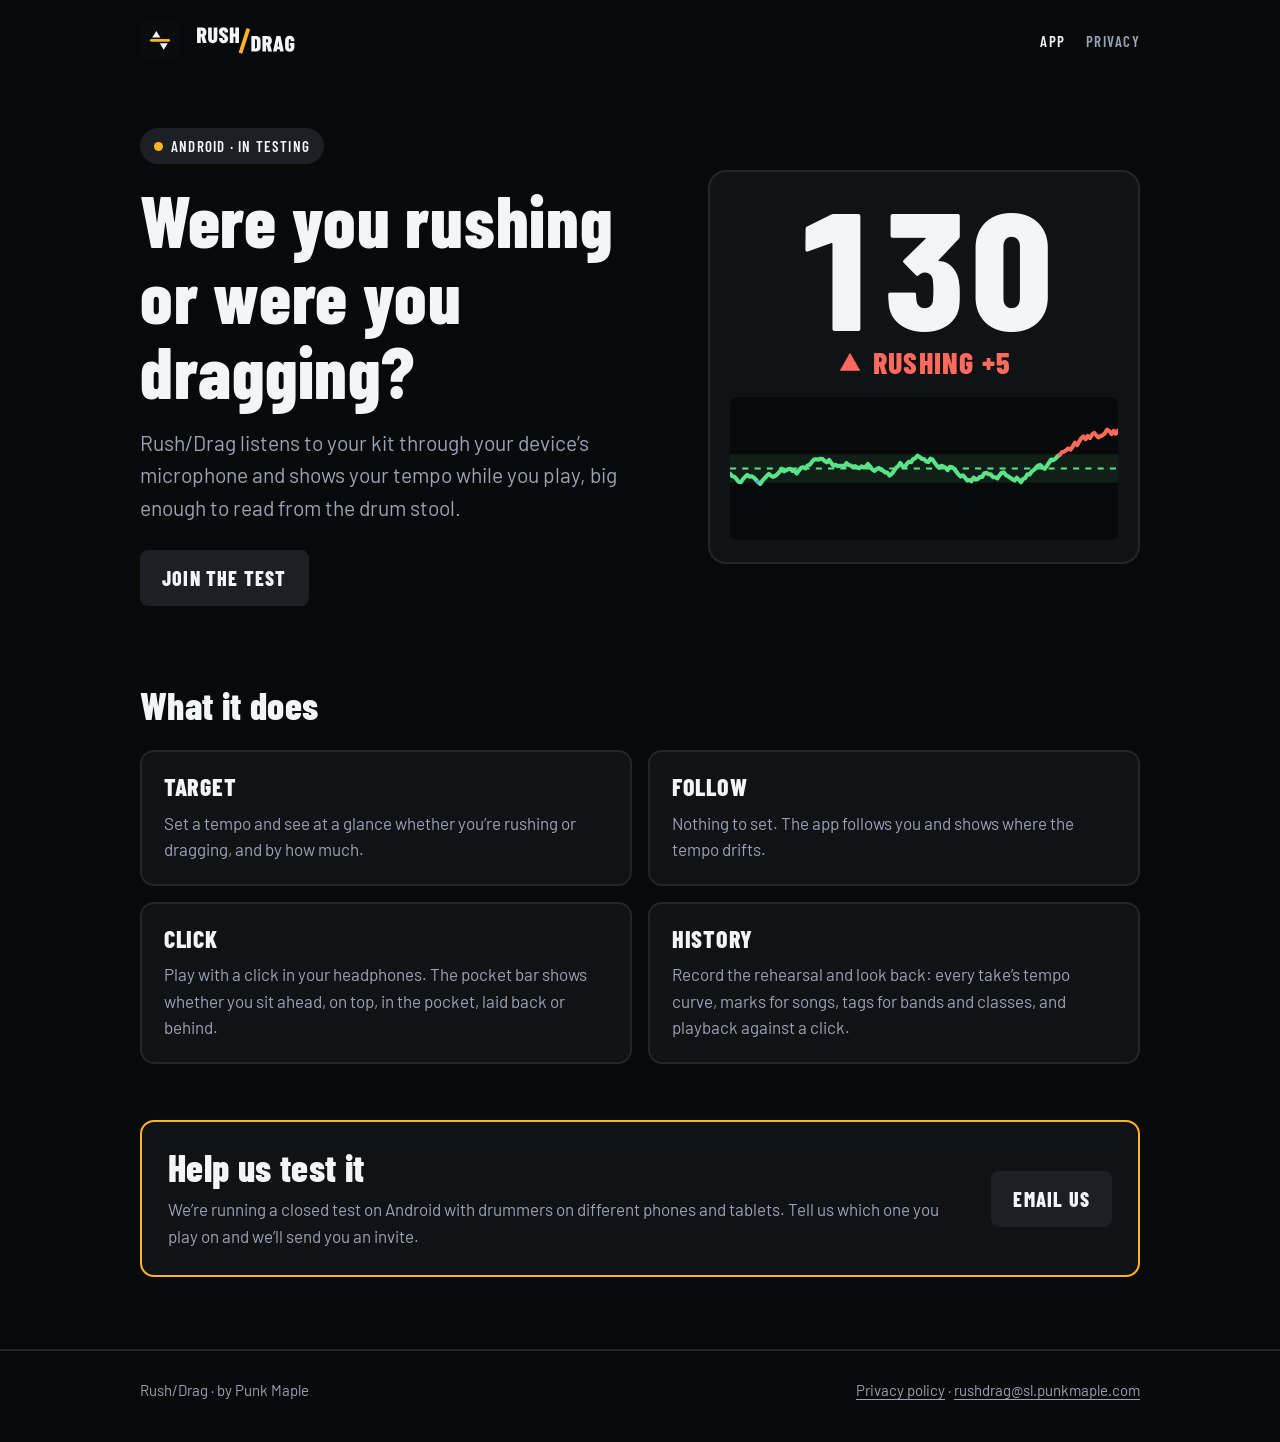
<file: index.html>
<!doctype html>
<html lang="en">
<head>
<meta charset="utf-8">
<meta name="viewport" content="width=device-width, initial-scale=1">
<title>Rush/Drag · a live tempo tracker for drummers</title>
<meta name="description" content="Rush/Drag listens to your kit and shows, while you play, whether you are rushing or dragging. Android, in testing.">
<meta name="theme-color" content="#08090a">
<link rel="icon" href="icon-dark.svg" type="image/svg+xml">
<link rel="preconnect" href="https://fonts.googleapis.com"><link rel="preconnect" href="https://fonts.gstatic.com" crossorigin>
<link href="https://fonts.googleapis.com/css2?family=Barlow+Condensed:wght@600;800&family=Barlow:wght@400;600&display=swap" rel="stylesheet">
<link rel="stylesheet" href="site.css">
</head>
<body>
<header><div class="wrap">
  <a class="brand" href="" aria-label="Rush/Drag home"><img class="icon" src="icon-dark.svg" alt=""><img class="wm wm-dark" src="wordmark-on-dark.svg" alt="Rush/Drag"></a>
  <nav><a href="" aria-current="page">App</a><a href="privacy/">Privacy</a></nav>
</div></header>
<main class="wrap">
  <section class="hero">
    <div>
      <span class="pill"><span class="dot"></span>Android · in testing</span>
      <h1 style="margin-top:18px">Were you rushing or were you dragging?</h1>
      <p class="lead">Rush/Drag listens to your kit through your device’s microphone and shows your tempo while you play, big enough to read from the drum stool.</p>
      <a class="button" href="mailto:rushdrag@sl.punkmaple.com?subject=I%27d%20like%20to%20test%20Rush%2FDrag">Join the test</a>
    </div>
    <div class="readout" aria-label="Example: 130 BPM, rushing by 5">
      <div class="bpm">130</div>
      <div class="state"><svg width="26" height="26" viewBox="0 0 24 24" aria-hidden="true"><path d="M12 3.5 21.5 20h-19z" fill="currentColor"/></svg>RUSHING +5</div>
      <svg class="curve" viewBox="0 0 380 140" role="img" aria-label="A tempo curve that stays near 125 BPM, then rises to 130"><rect x="0" y="56.0" width="380" height="28.0" fill="var(--on)" fill-opacity=".1"/><line x1="0" x2="380" y1="70.0" y2="70.0" stroke="var(--on)" stroke-width="2" stroke-dasharray="6 6"/><path d="M0.0 75.1L2.1 77.5L4.2 78.1L6.3 80.2L8.4 82.9L10.6 83.4L12.7 80.4L14.8 78.2L16.9 76.3L19.0 78.0L21.1 77.6L23.2 78.9L25.3 80.9L27.4 83.3" stroke="var(--on)" stroke-width="4" stroke-linecap="round" stroke-linejoin="round" fill="none"/><path d="M27.4 83.3L29.6 85.0" stroke="var(--drag)" stroke-width="4" stroke-linecap="round" stroke-linejoin="round" fill="none"/><path d="M29.6 85.0L31.7 82.0L33.8 79.7L35.9 77.4L38.0 75.3L40.1 77.1L42.2 78.2L44.3 77.2L46.4 75.5L48.6 73.0L50.7 70.3L52.8 72.8L54.9 71.9L57.0 70.6L59.1 70.4L61.2 72.4L63.3 72.4L65.4 74.9L67.6 71.9L69.7 69.3L71.8 68.8L73.9 69.9L76.0 67.0L78.1 66.4L80.2 63.7L82.3 61.2L84.4 60.9L86.6 61.3L88.7 60.5L90.8 60.8L92.9 62.9L95.0 64.0L97.1 61.7L99.2 64.6L101.3 67.4L103.4 66.4L105.6 67.7L107.7 67.3L109.8 67.3L111.9 68.2L114.0 64.7L116.1 66.6L118.2 67.0L120.3 68.8L122.4 67.7L124.6 69.0L126.7 69.8L128.8 68.0L130.9 69.0L133.0 68.4L135.1 65.6L137.2 68.1L139.3 70.8L141.4 72.4L143.6 70.5L145.7 69.5L147.8 71.1L149.9 72.1L152.0 74.0L154.1 74.1L156.2 77.0L158.3 75.5L160.4 72.7L162.6 69.5L164.7 67.8L166.8 64.5L168.9 67.6L171.0 68.8L173.1 65.5L175.2 63.5L177.3 63.9L179.4 60.8L181.6 59.8L183.7 57.5L185.8 58.7L187.9 60.6L190.0 60.8L192.1 63.1L194.2 63.7L196.3 60.4L198.4 61.4L200.6 64.5L202.7 67.3L204.8 69.3L206.9 67.3L209.0 68.0L211.1 69.2L213.2 71.7L215.3 68.3L217.4 68.7L219.6 70.4L221.7 73.2L223.8 76.0L225.9 78.0L228.0 76.7L230.1 78.8L232.2 81.7L234.3 81.3L236.4 82.6L238.6 78.9L240.7 80.9L242.8 80.3L244.9 78.1L247.0 78.3L249.1 74.6L251.2 74.3L253.3 75.6L255.4 75.8L257.6 78.5L259.7 78.6L261.8 79.8L263.9 76.8L266.0 74.2L268.1 73.8L270.2 76.5L272.3 77.7L274.4 79.0L276.6 80.5L278.7 81.9L280.8 79.0L282.9 81.0L285.0 83.5L287.1 80.3L289.2 79.4L291.3 75.7L293.4 75.9L295.6 72.9L297.7 71.4L299.8 69.1L301.9 67.0L304.0 66.6L306.1 68.9L308.2 70.4L310.3 67.5L312.4 64.4L314.6 61.2L316.7 61.9L318.8 60.4L320.9 58.0L323.0 56.6" stroke="var(--on)" stroke-width="4" stroke-linecap="round" stroke-linejoin="round" fill="none"/><path d="M323.0 56.6L325.1 54.1L327.2 53.5L329.3 52.0L331.4 50.4L333.6 51.5L335.7 48.3L337.8 44.8L339.9 47.2L342.0 43.7L344.1 40.2L346.2 38.7L348.3 41.3L350.4 38.2L352.6 40.2L354.7 36.7L356.8 35.2L358.9 37.7L361.0 39.5L363.1 38.2L365.2 37.3L367.3 35.2L369.4 32.0L371.6 33.4L373.7 36.3L375.8 33.1L377.9 35.9L380.0 33.0" stroke="var(--rush)" stroke-width="4" stroke-linecap="round" stroke-linejoin="round" fill="none"/></svg>
    </div>
  </section>

  <h2>What it does</h2>
  <div class="features">
    <div class="card"><h3>Target</h3><p>Set a tempo and see at a glance whether you’re rushing or dragging, and by how much.</p></div>
    <div class="card"><h3>Follow</h3><p>Nothing to set. The app follows you and shows where the tempo drifts.</p></div>
    <div class="card"><h3>Click</h3><p>Play with a click in your headphones. The pocket bar shows whether you sit ahead, on top, in the pocket, laid back or behind.</p></div>
    <div class="card"><h3>History</h3><p>Record the rehearsal and look back: every take’s tempo curve, marks for songs, tags for bands and classes, and playback against a click.</p></div>
  </div>

  <section class="callout">
    <div>
      <h2>Help us test it</h2>
      <p>We’re running a closed test on Android with drummers on different phones and tablets. Tell us which one you play on and we’ll send you an invite.</p>
    </div>
    <a class="button" href="mailto:rushdrag@sl.punkmaple.com?subject=I%27d%20like%20to%20test%20Rush%2FDrag">Email us</a>
  </section>
</main>
<footer><div class="wrap">
  <span>Rush/Drag · by Punk Maple</span>
  <span><a href="privacy/">Privacy policy</a> · <a href="mailto:rushdrag@sl.punkmaple.com">rushdrag@sl.punkmaple.com</a></span>
</div></footer>
</body>
</html>
</file>
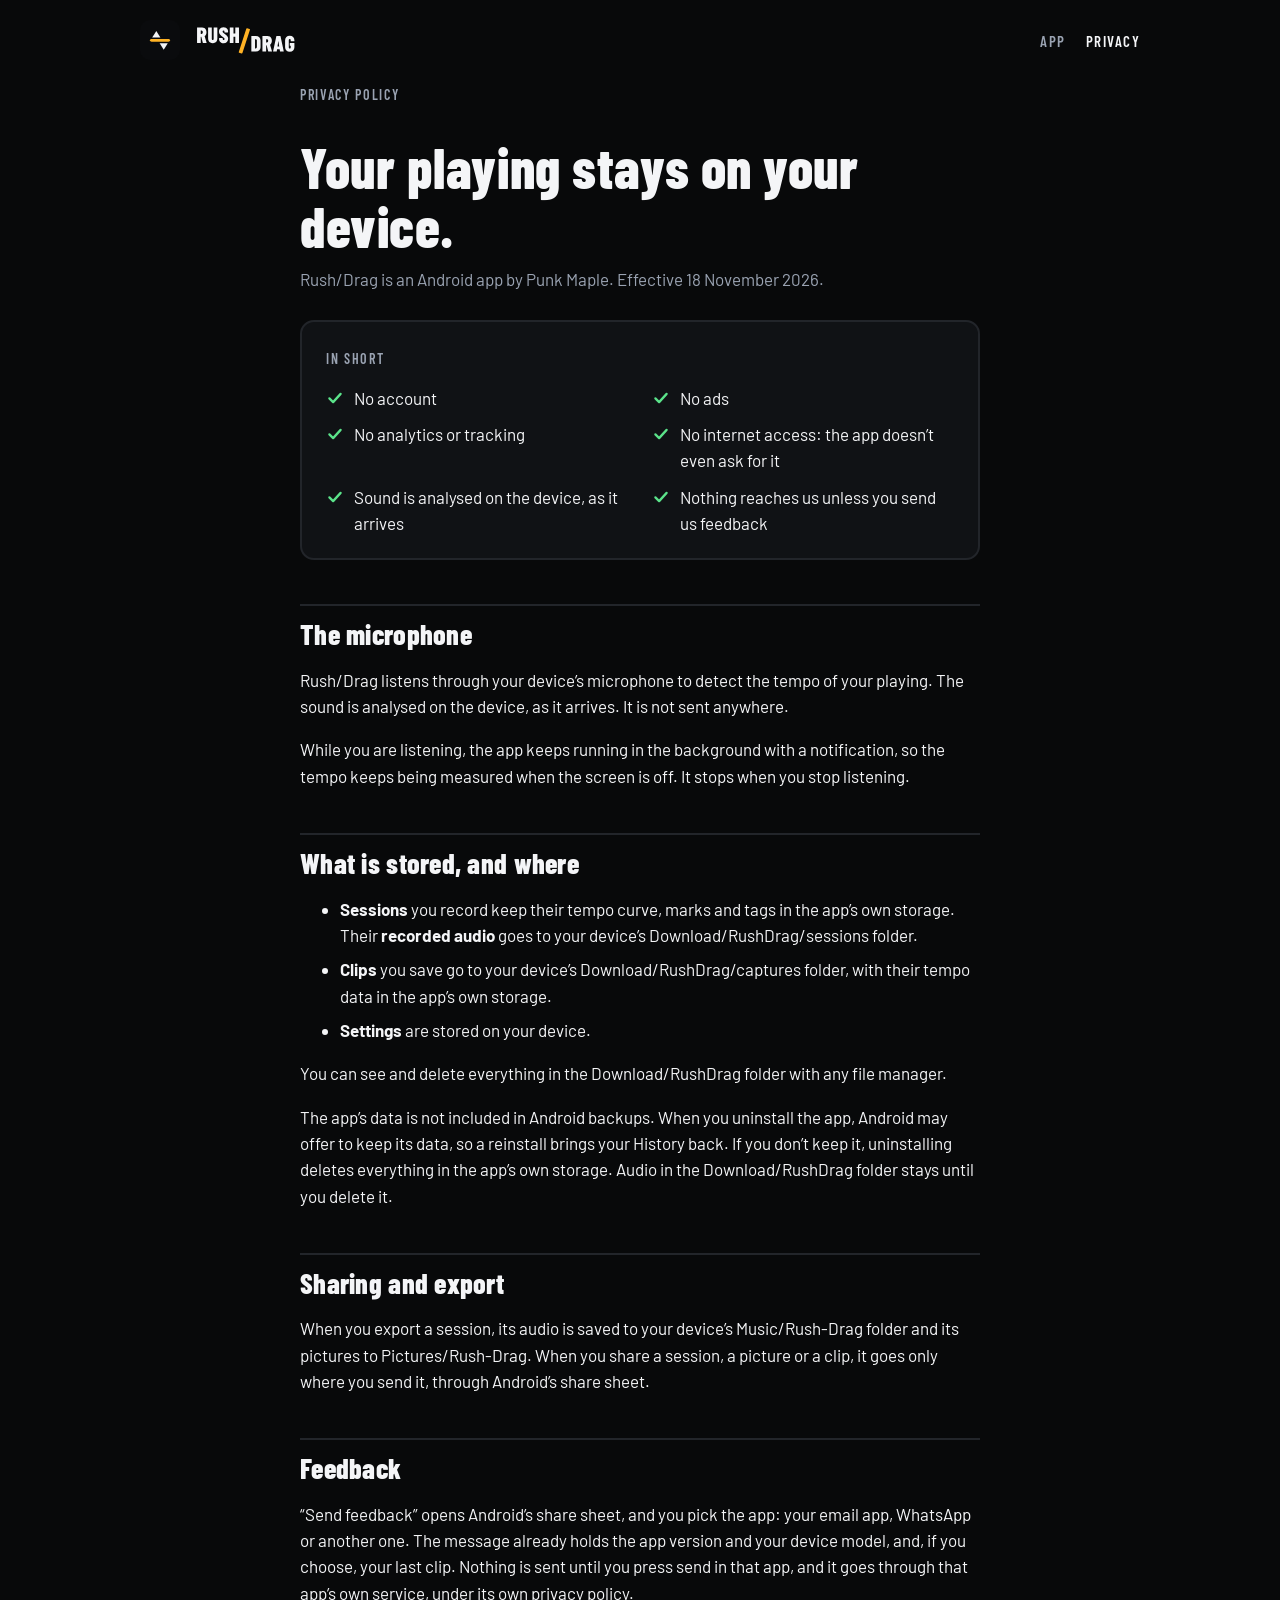
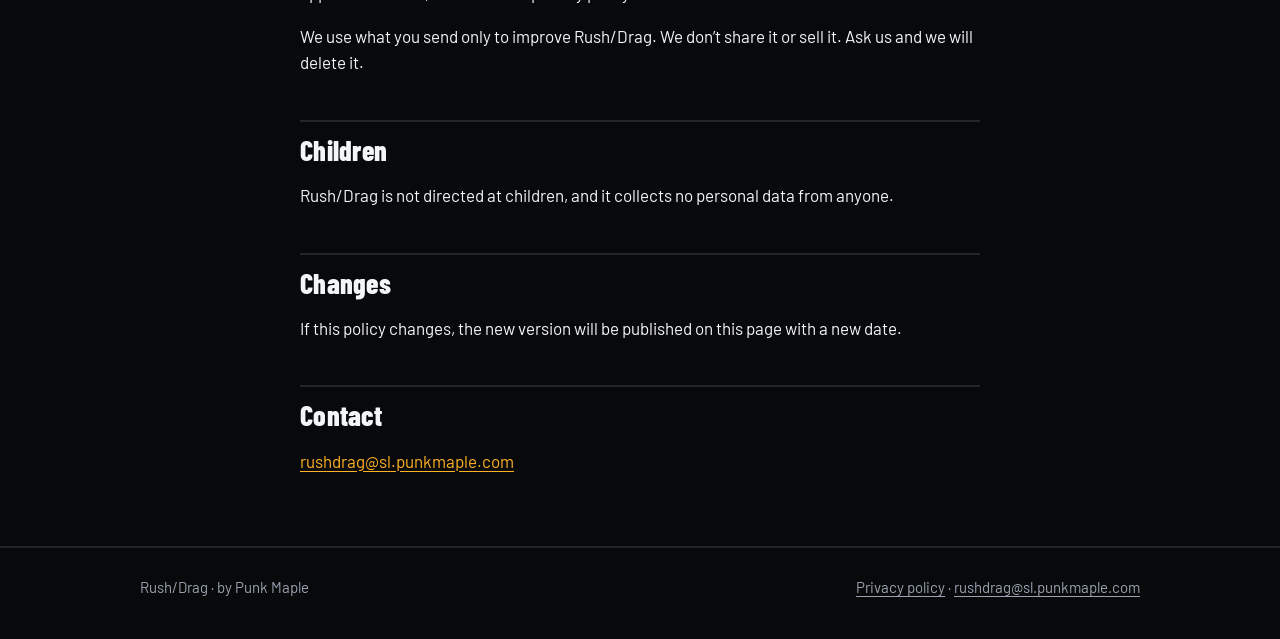
<file: privacy/index.html>
<!doctype html>
<html lang="en">
<head>
<meta charset="utf-8">
<meta name="viewport" content="width=device-width, initial-scale=1">
<title>Privacy policy · Rush/Drag</title>
<meta name="description" content="How Rush/Drag handles your data: it works entirely on your device.">
<meta name="theme-color" content="#08090a">
<link rel="icon" href="../icon-dark.svg" type="image/svg+xml">
<link rel="preconnect" href="https://fonts.googleapis.com"><link rel="preconnect" href="https://fonts.gstatic.com" crossorigin>
<link href="https://fonts.googleapis.com/css2?family=Barlow+Condensed:wght@600;800&family=Barlow:wght@400;600&display=swap" rel="stylesheet">
<link rel="stylesheet" href="../site.css">
</head>
<body>
<header><div class="wrap">
  <a class="brand" href="../" aria-label="Rush/Drag home"><img class="icon" src="../icon-dark.svg" alt=""><img class="wm wm-dark" src="../wordmark-on-dark.svg" alt="Rush/Drag"></a>
  <nav><a href="../">App</a><a href="../privacy/" aria-current="page">Privacy</a></nav>
</div></header>
<main class="wrap narrow policy">
  <span class="caps">Privacy policy</span>
  <h1>Your playing stays on your device.</h1>
  <p class="meta">Rush/Drag is an Android app by Punk Maple. Effective 18 November 2026.</p>

  <div class="summary">
    <span class="caps">In short</span>
    <ul>
      <li><svg width="18" height="18" viewBox="0 0 24 24" aria-hidden="true"><path d="M4.5 12.5l5 5 10-11" fill="none" stroke="currentColor" stroke-width="3" stroke-linecap="round" stroke-linejoin="round"/></svg><span>No account</span></li><li><svg width="18" height="18" viewBox="0 0 24 24" aria-hidden="true"><path d="M4.5 12.5l5 5 10-11" fill="none" stroke="currentColor" stroke-width="3" stroke-linecap="round" stroke-linejoin="round"/></svg><span>No ads</span></li><li><svg width="18" height="18" viewBox="0 0 24 24" aria-hidden="true"><path d="M4.5 12.5l5 5 10-11" fill="none" stroke="currentColor" stroke-width="3" stroke-linecap="round" stroke-linejoin="round"/></svg><span>No analytics or tracking</span></li><li><svg width="18" height="18" viewBox="0 0 24 24" aria-hidden="true"><path d="M4.5 12.5l5 5 10-11" fill="none" stroke="currentColor" stroke-width="3" stroke-linecap="round" stroke-linejoin="round"/></svg><span>No internet access: the app doesn’t even ask for it</span></li><li><svg width="18" height="18" viewBox="0 0 24 24" aria-hidden="true"><path d="M4.5 12.5l5 5 10-11" fill="none" stroke="currentColor" stroke-width="3" stroke-linecap="round" stroke-linejoin="round"/></svg><span>Sound is analysed on the device, as it arrives</span></li><li><svg width="18" height="18" viewBox="0 0 24 24" aria-hidden="true"><path d="M4.5 12.5l5 5 10-11" fill="none" stroke="currentColor" stroke-width="3" stroke-linecap="round" stroke-linejoin="round"/></svg><span>Nothing reaches us unless you send us feedback</span></li>
    </ul>
  </div>

  <h2>The microphone</h2>
  <p>Rush/Drag listens through your device’s microphone to detect the tempo of your playing. The sound is analysed on the device, as it arrives. It is not sent anywhere.</p>
  <p>While you are listening, the app keeps running in the background with a notification, so the tempo keeps being measured when the screen is off. It stops when you stop listening.</p>

  <h2>What is stored, and where</h2>
  <ul class="plain">
    <li><strong>Sessions</strong> you record keep their tempo curve, marks and tags in the app’s own storage. Their <strong>recorded audio</strong> goes to your device’s Download/RushDrag/sessions folder.</li>
    <li><strong>Clips</strong> you save go to your device’s Download/RushDrag/captures folder, with their tempo data in the app’s own storage.</li>
    <li><strong>Settings</strong> are stored on your device.</li>
  </ul>
  <p>You can see and delete everything in the Download/RushDrag folder with any file manager.</p>
  <p>The app’s data is not included in Android backups. When you uninstall the app, Android may offer to keep its data, so a reinstall brings your History back. If you don’t keep it, uninstalling deletes everything in the app’s own storage. Audio in the Download/RushDrag folder stays until you delete it.</p>

  <h2>Sharing and export</h2>
  <p>When you export a session, its audio is saved to your device’s Music/Rush-Drag folder and its pictures to Pictures/Rush-Drag. When you share a session, a picture or a clip, it goes only where you send it, through Android’s share sheet.</p>

  <h2>Feedback</h2>
  <p>“Send feedback” opens Android’s share sheet, and you pick the app: your email app, WhatsApp or another one. The message already holds the app version and your device model, and, if you choose, your last clip. Nothing is sent until you press send in that app, and it goes through that app’s own service, under its own privacy policy.</p>
  <p>We use what you send only to improve Rush/Drag. We don’t share it or sell it. Ask us and we will delete it.</p>

  <h2>Children</h2>
  <p>Rush/Drag is not directed at children, and it collects no personal data from anyone.</p>

  <h2>Changes</h2>
  <p>If this policy changes, the new version will be published on this page with a new date.</p>

  <h2>Contact</h2>
  <p><a href="mailto:rushdrag@sl.punkmaple.com">rushdrag@sl.punkmaple.com</a></p>
</main>
<footer><div class="wrap">
  <span>Rush/Drag · by Punk Maple</span>
  <span><a href="../privacy/">Privacy policy</a> · <a href="mailto:rushdrag@sl.punkmaple.com">rushdrag@sl.punkmaple.com</a></span>
</div></footer>
</body>
</html>
</file>
<file: site.css>
/* Rush/Drag site: the app's Stage tokens, always (owner, 2026-11-18) */
:root {
  --bg: #08090a; --surface: #101215; --tap: #1c1f24; --edge: #5e6470; --grid: #22252a;
  --ink: #f4f5f7; --muted: #9aa3b2; --accent: #ffb224; --accent-text: #ffb224;
  --rush: #ff6a5c; --on: #5be38a; --drag: #4f9bff;
  --display: "Barlow Condensed", system-ui, sans-serif; --body: "Barlow", system-ui, sans-serif;
}
* { box-sizing: border-box; }
html { -webkit-text-size-adjust: 100%; }
body { margin: 0; background: var(--bg); color: var(--ink); font: 400 17px/1.55 var(--body); }
a { color: var(--accent-text); text-underline-offset: 3px; }
a:hover { text-decoration-thickness: 2px; }
.wrap { max-width: 1040px; margin: 0 auto; padding: 0 20px; }
.narrow { max-width: 720px; }

/* header + footer */
header { padding: 20px 0; }
header .wrap { display: flex; align-items: center; justify-content: space-between; gap: 16px; }
.brand { display: flex; align-items: center; gap: 12px; text-decoration: none; }
.brand img.icon { width: 40px; height: 40px; border-radius: 10px; }
.brand .wm { height: 30px; width: auto; }
nav a { font: 600 15px/1 var(--display); letter-spacing: .1em; text-transform: uppercase; color: var(--muted); text-decoration: none; margin-left: 20px; }
nav a:hover, nav a[aria-current] { color: var(--ink); }
footer { margin-top: 72px; border-top: 2px solid var(--grid); padding: 28px 0 40px; color: var(--muted); font-size: 15px; }
footer .wrap { display: flex; flex-wrap: wrap; justify-content: space-between; gap: 12px; }
footer a { color: var(--muted); }

/* type */
.caps { font: 600 14px/1.2 var(--display); letter-spacing: .12em; text-transform: uppercase; color: var(--muted); }
h1, h2, h3 { font-family: var(--display); font-weight: 800; letter-spacing: .01em; line-height: 1.05; margin: 0; }
h1 { font-size: clamp(42px, 7vw, 72px); }
h2 { font-size: clamp(28px, 4vw, 38px); margin-top: 56px; }
h3 { font-size: 24px; letter-spacing: .03em; text-transform: uppercase; }
.lead { font-size: clamp(18px, 2.2vw, 21px); color: var(--muted); max-width: 34em; }

/* hero */
.hero { display: grid; grid-template-columns: 1.1fr .9fr; gap: 40px; align-items: center; padding: 48px 0 24px; }
.hero .lead { margin: 18px 0 26px; }
.pill { display: inline-flex; align-items: center; gap: 8px; height: 36px; padding: 0 14px; border-radius: 18px; background: var(--tap);
        font: 600 15px/1 var(--display); letter-spacing: .08em; text-transform: uppercase; }
.pill .dot { width: 9px; height: 9px; border-radius: 50%; background: var(--accent); }
.readout { background: var(--surface); border: 2px solid var(--grid); border-radius: 18px; padding: 22px 20px; text-align: center; }
.readout .bpm { font: 800 clamp(96px, 16vw, 168px)/.84 var(--display); font-variant-numeric: tabular-nums; }
.readout .state { margin-top: 12px; font: 800 30px/1 var(--display); letter-spacing: .04em; color: var(--rush); display: inline-flex; align-items: center; gap: 10px; }
.readout svg.curve { display: block; width: 100%; height: auto; margin-top: 16px; border-radius: 8px; background: var(--bg); }

/* features */
.features { display: grid; grid-template-columns: repeat(2, 1fr); gap: 16px; margin-top: 24px; }
.card { background: var(--surface); border: 2px solid var(--grid); border-radius: 14px; padding: 22px; }
.card h3 { display: flex; align-items: center; gap: 10px; }
.card p { margin: 10px 0 0; color: var(--muted); }
.card .tag { width: 12px; height: 12px; border-radius: 50%; flex-shrink: 0; }

/* test callout */
.callout { margin-top: 56px; background: var(--surface); border: 2px solid var(--accent); border-radius: 14px; padding: 26px; display: grid; grid-template-columns: 1fr auto; gap: 20px; align-items: center; }
.callout h2 { margin: 0 0 8px; }
.callout p { margin: 0; color: var(--muted); }
.button { display: inline-flex; align-items: center; justify-content: center; height: 56px; padding: 0 22px; border-radius: 8px; background: var(--tap); color: var(--ink);
          font: 800 20px/1 var(--display); letter-spacing: .06em; text-transform: uppercase; text-decoration: none; white-space: nowrap; }
.button:hover { box-shadow: inset 0 0 0 2px var(--edge); }

/* policy */
.policy h1 { font-size: clamp(38px, 6vw, 56px); margin-top: 32px; }
.policy .meta { margin: 10px 0 0; color: var(--muted); }
.summary { margin-top: 28px; background: var(--surface); border: 2px solid var(--grid); border-radius: 14px; padding: 22px 24px; }
.summary ul { list-style: none; padding: 0; margin: 14px 0 0; display: grid; grid-template-columns: repeat(2, minmax(0, 1fr)); gap: 10px 24px; }
.summary li { display: flex; gap: 10px; align-items: flex-start; }
.summary li svg { flex-shrink: 0; margin-top: 4px; color: var(--on); }
.summary p { margin: 16px 0 0; color: var(--muted); }
.policy h2 { font-size: 28px; margin-top: 44px; padding-top: 14px; border-top: 2px solid var(--grid); }
.policy p, .policy li { max-width: 40em; }
.policy ul.plain li { margin: 8px 0; }
.todo { background: rgba(255, 178, 36, .14); border-left: 3px solid var(--accent); padding: 2px 8px; }

@media (max-width: 760px) {
  .hero, .callout { grid-template-columns: 1fr; }
  .features, .summary ul { grid-template-columns: 1fr; }
  nav a { margin-left: 14px; }
  .brand .wm { height: 24px; }
}
</file>
